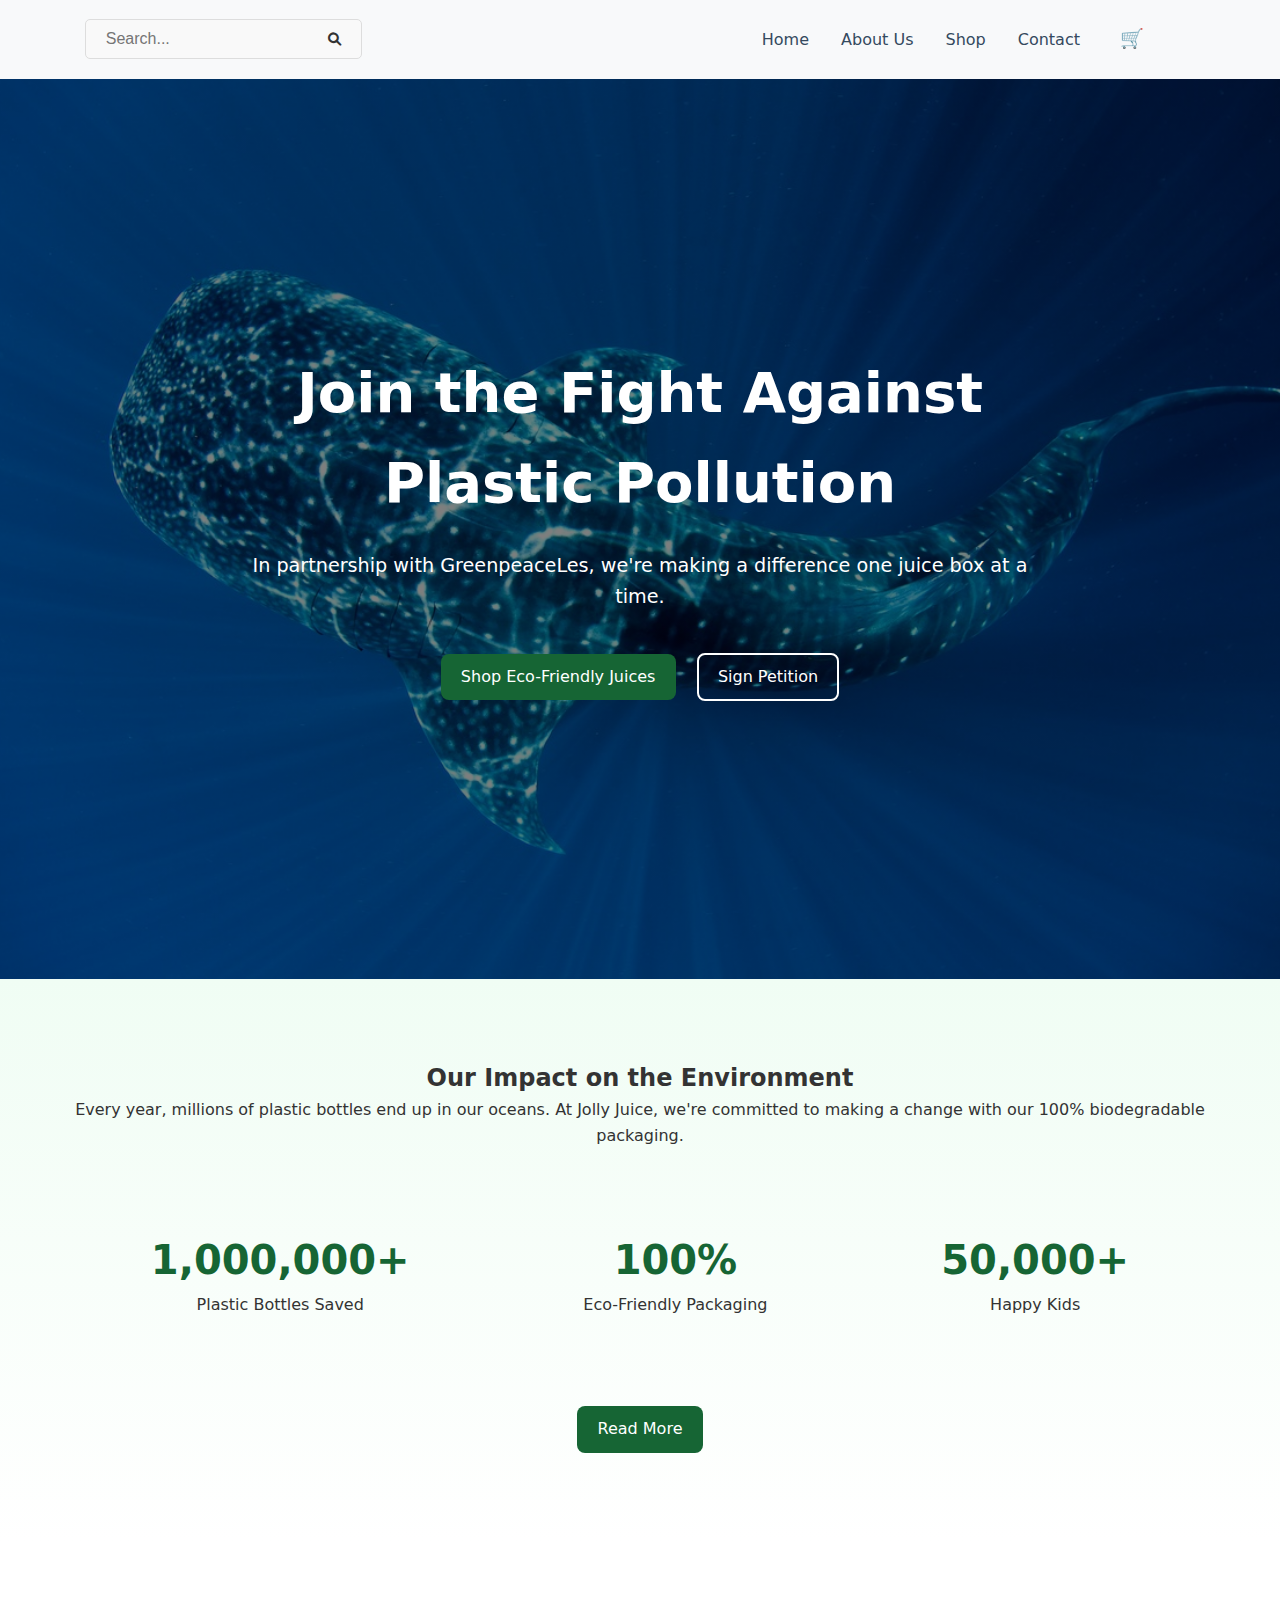
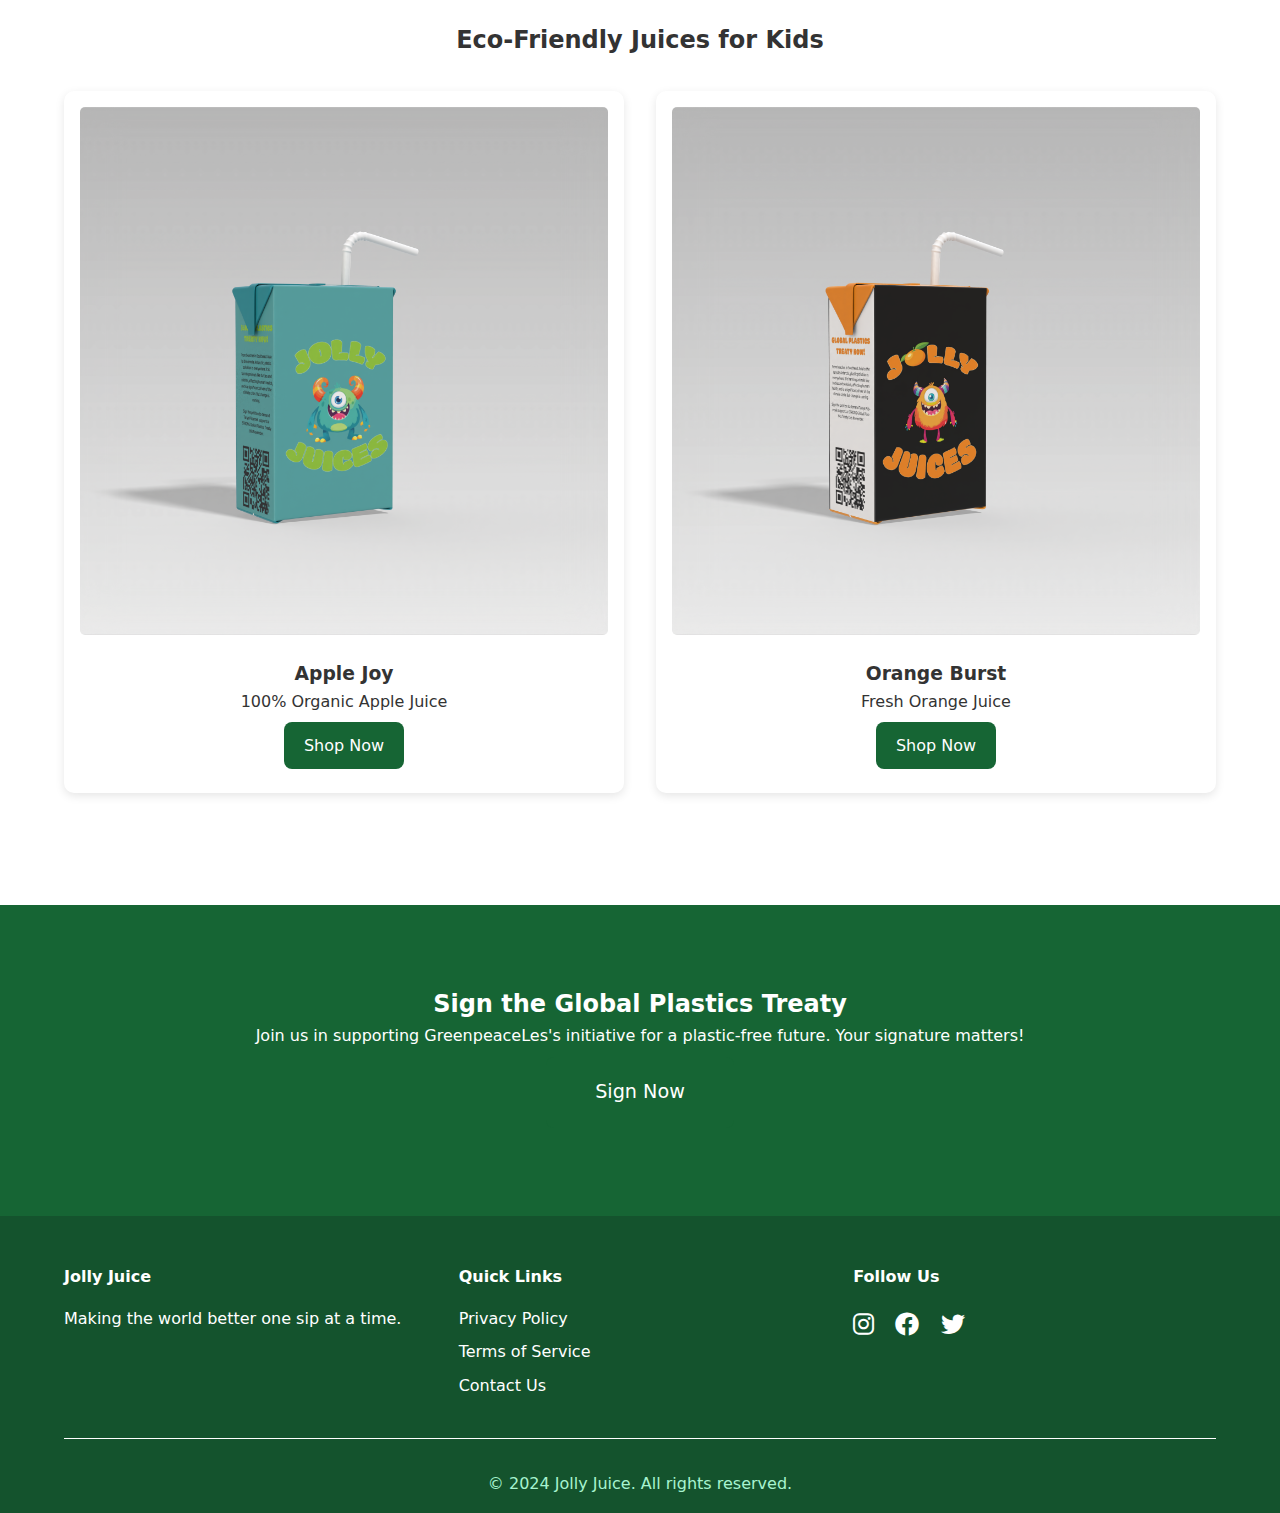
<file: index.html>
<!DOCTYPE html>
<html lang="en">
<head>
    <meta charset="UTF-8" />
    <meta name="viewport" content="width=device-width, initial-scale=1.0" />
    <title>Jolly Juice - Fight Plastic Pollution</title>
    <link rel="stylesheet" href="style.css">
    <link rel="stylesheet" href="https://cdnjs.cloudflare.com/ajax/libs/font-awesome/6.0.0/css/all.min.css">
</head>
<body>
    
    
    
    <nav class="navbar">
        <a href="/" class="brand">Jolly Juice</a>
        <div class="search-bar">
            <input type="text" placeholder="Search..." />
            <button type="submit"><i class="fas fa-search"></i></button>
        </div>
        <div class="nav-links">
          <a href="index.html" class="nav-link">Home</a>
          <a href="about-us.html" class="nav-link">About Us</a>
          <a href="shop.html" class="nav-link">Shop</a>
          <a href="contact.html" class="nav-link">Contact</a>
          <a href="shopping-cart.html" class="nav-link cart-icon"></a>
        </div>
      </nav>

    <header class="hero">
        <div class="hero-content">
            <h1>Join the Fight Against Plastic Pollution</h1>
            <p>In partnership with GreenpeaceLes, we're making a difference one juice box at a time.</p>
            <div class="cta-buttons">
                <a href="shop.html" class="btn btn-primary">Shop Eco-Friendly Juices</a>
                <a href="https://www.greenpeace.org.au/act/global-plastics-treaty" class="btn btn-secondary">Sign Petition</a>
            </div>
        </div>
    </header>

    <main>
        <section class="impact-section">
            <div class="impact-content">
                <h2>Our Impact on the Environment</h2>
                <p>Every year, millions of plastic bottles end up in our oceans. At Jolly Juice, we're committed to making a change with our 100% biodegradable packaging.</p>
                <div class="stats">
                    <div class="stat-item">
                        <h3>1,000,000+</h3>
                        <p>Plastic Bottles Saved</p>
                    </div>
                    <div class="stat-item">
                        <h3>100%</h3>
                        <p>Eco-Friendly Packaging</p>
                    </div>
                    <div class="stat-item">
                        <h3>50,000+</h3>
                        <p>Happy Kids</p>
                    </div>
                </div>
                <a href="about-us.html" class="btn btn-primary">Read More</a>
            </div>
        </section>

        <section class="products-preview">
            <h2>Eco-Friendly Juices for Kids</h2>
            <div class="product-grid">
                <div class="product-card">
                    <img src="IMG/apple.jpg" alt="Apple Juice">
                    <h3>Apple Joy</h3>
                    <p>100% Organic Apple Juice</p>
                    <a href="shop.html" class="btn btn-shop">Shop Now</a>
                </div>
                <div class="product-card">
                    <img src="IMG/orange.jpg" alt="Orange Juice">
                    <h3>Orange Burst</h3>
                    <p>Fresh Orange Juice</p>
                    <a href="shop.html" class="btn btn-shop">Shop Now</a>
                </div>
            </div>
        </section>

        <section class="petition-section">
            <div class="petition-content">
                <h2>Sign the Global Plastics Treaty</h2>
                <p>Join us in supporting GreenpeaceLes's initiative for a plastic-free future. Your signature matters!</p>
                <a href="https://www.greenpeace.org.au/act/global-plastics-treaty" class="btn btn-large">Sign Now</a>
            </div>
        </section>
    </main>

    <footer>
        <div class="footer-content">
            <div class="footer-section">
                <h4>Jolly Juice</h4>
                <p>Making the world better one sip at a time.</p>
            </div>
            <div class="footer-section">
                <h4>Quick Links</h4>
                <a href="policy.html">Privacy Policy</a>
                <a href="terms-of-service.html">Terms of Service</a>
                <a href="contact.html">Contact Us</a>
            </div>
            <div class="footer-section">
                <h4>Follow Us</h4>
                <div class="social-links">
                    <a href="#"><i class="fab fa-instagram"></i></a>
                    <a href="#"><i class="fab fa-facebook"></i></a>
                    <a href="#"><i class="fab fa-twitter"></i></a>
                    
                </div>
            </div>
        </div>
        <div class="footer-bottom">
            <p>&copy; 2024 Jolly Juice. All rights reserved.</p>
        </div>
    </footer>
</body>
</html>
</file>
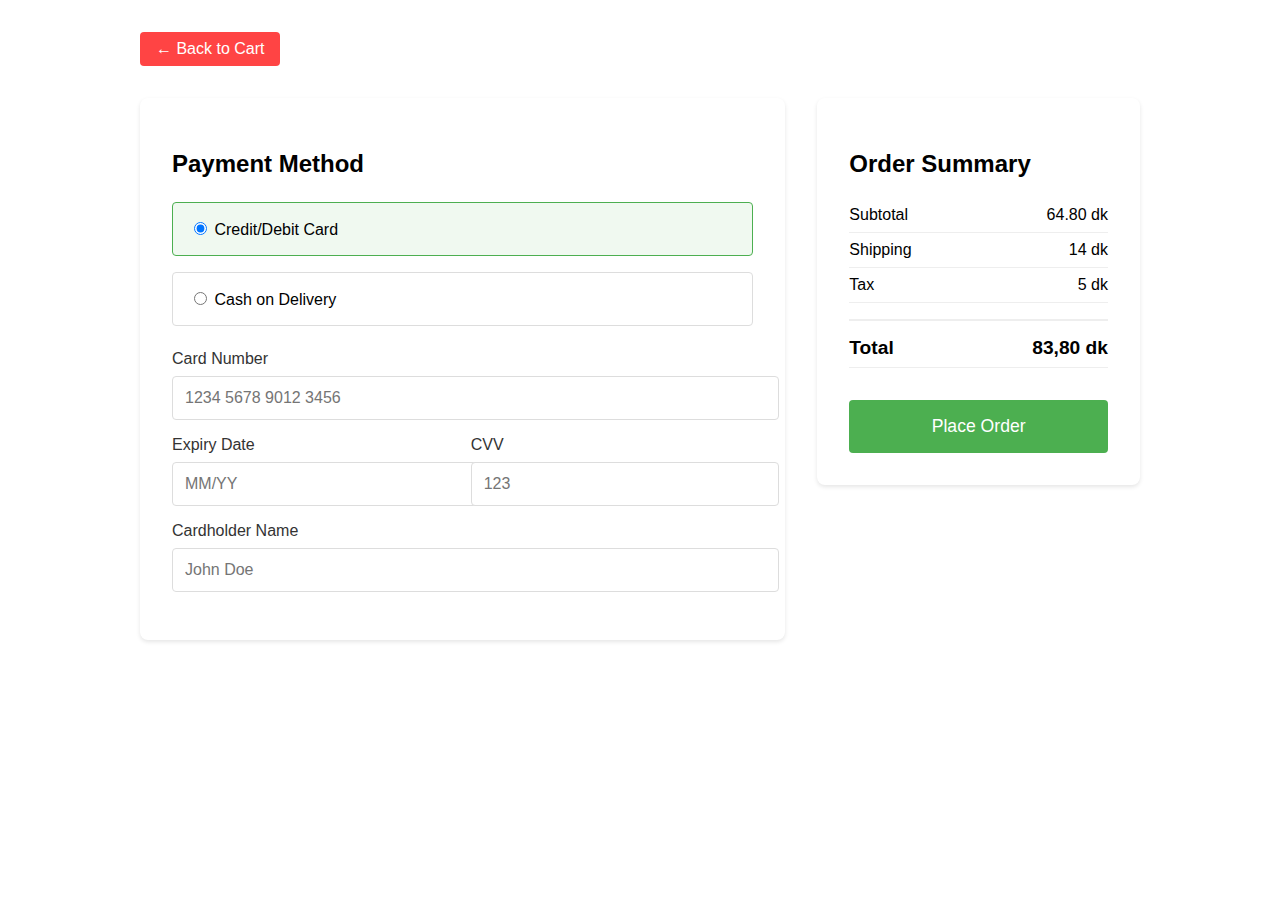
<file: checkout.html>
<!DOCTYPE html>
<html lang="en">
<head>
    <meta charset="UTF-8">
    <meta name="viewport" content="width=device-width, initial-scale=1.0">
    <title>Checkout Page</title>
    <link rel="stylesheet" href="checkout.css">
</head>
<body>
    <div class="checkout-container">
        <a href="shopping-cart.html" class="back-to-cart">← Back to Cart</a>
        
        <div class="checkout-grid">
            <div class="payment-section">
                <h2>Payment Method</h2>
                <div class="payment-options">
                    <div class="payment-option selected">
                        <input type="radio" name="payment" id="credit-card" checked>
                        <label for="credit-card">Credit/Debit Card</label>
                    </div>
                    
                    <div class="payment-option">
                        <input type="radio" name="payment" id="cash">
                        <label for="cash">Cash on Delivery</label>
                    </div>
                </div>

                <div id="card-form">
                    <div class="form-group">
                        <label for="card-number">Card Number</label>
                        <input type="text" id="card-number" placeholder="1234 5678 9012 3456">
                    </div>

                    <div class="card-details">
                        <div class="form-group">
                            <label for="expiry">Expiry Date</label>
                            <input type="text" id="expiry" placeholder="MM/YY">
                        </div>
                        <div class="form-group">
                            <label for="cvv">CVV</label>
                            <input type="text" id="cvv" placeholder="123">
                        </div>
                    </div>

                    <div class="form-group">
                        <label for="name">Cardholder Name</label>
                        <input type="text" id="name" placeholder="John Doe">
                    </div>
                </div>
            </div>

            <div class="order-summary">
                <h2>Order Summary</h2>
                <ul class="order-summary-list">
                    <li class="order-summary-item">
                        <span>Subtotal</span>
                        <span>64.80 dk</span>
                    </li>
                    <li class="order-summary-item">
                        <span>Shipping</span>
                        <span>14 dk</span>
                    </li>
                    <li class="order-summary-item">
                        <span>Tax</span>
                        <span>5 dk</span>
                    </li>
                    <li class="order-summary-item total">
                        <span>Total</span>
                        <span>83,80 dk</span>
                    </li>
                </ul>
                <button class="place-order-btn">Place Order</button>
            </div>
        </div>
    </div>
</body>
</html>
</file>
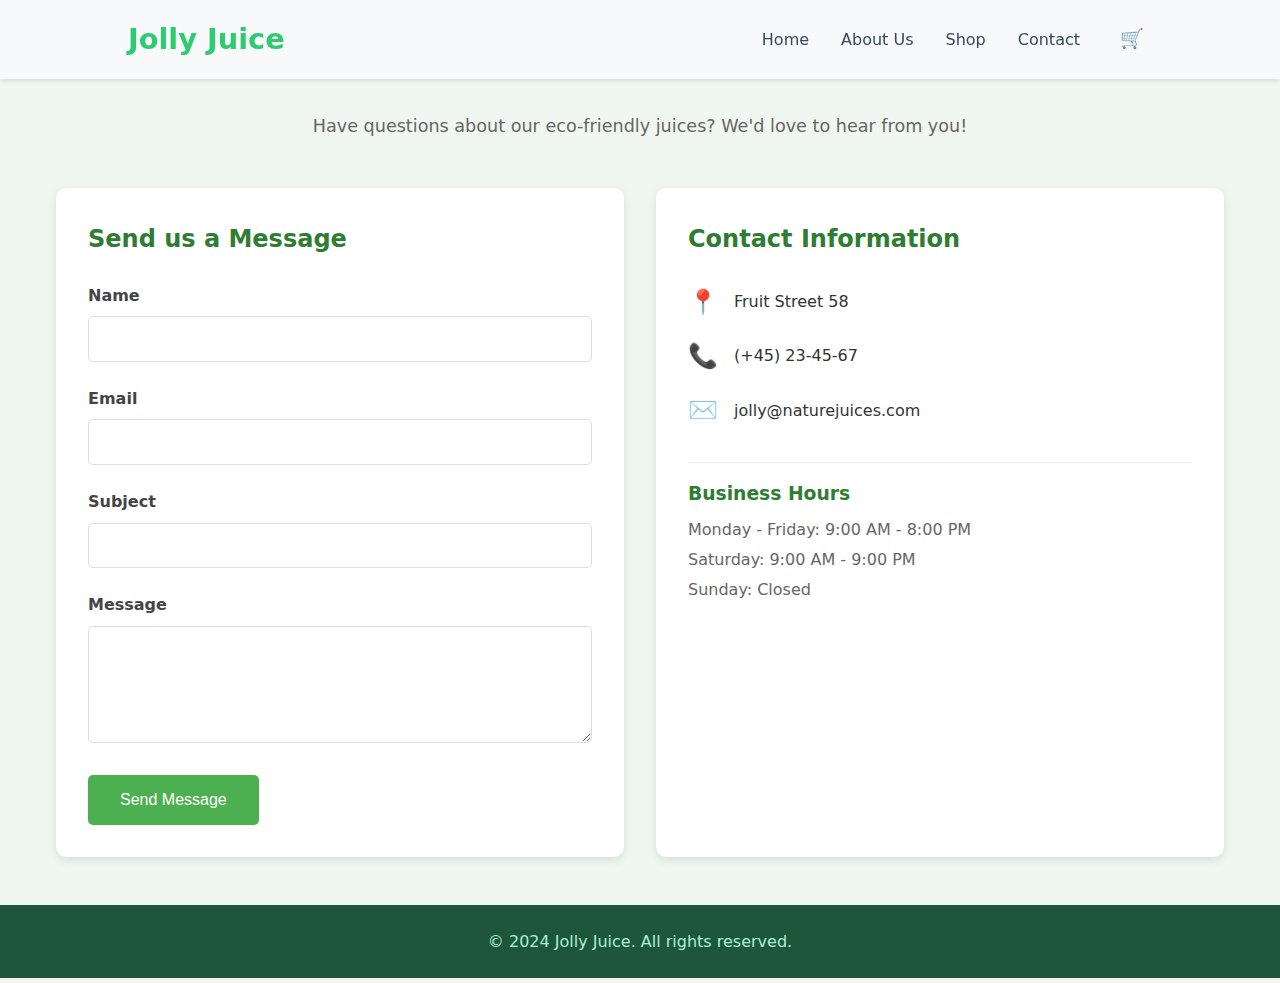
<file: contact.html>
<!DOCTYPE html>
<html lang="en">
<head>
    <meta charset="UTF-8">
    <meta name="viewport" content="width=device-width, initial-scale=1.0">
    <title>Contact Us - Jolly Juice </title>
    <link rel="stylesheet" href="contact.css">
</head>
<body>
    
    <nav class="navbar">
        <a href="/" class="brand">Jolly Juice</a>
        <div class="nav-links">
          <a href="index.html" class="nav-link">Home</a>
          <a href="about-us.html" class="nav-link">About Us</a>
          <a href="shop.html" class="nav-link">Shop</a>
          <a href="contact.html" class="nav-link">Contact</a>
          <a href="shopping-cart.html" class="nav-link cart-icon"></a>
        </div>
      </nav>
    
        
    </header>

    <main class="contact-container">
        <section class="contact-header">
            <h1>Get in Touch</h1>
            <p>Have questions about our eco-friendly juices? We'd love to hear from you!</p>
        </section>

        <section class="contact-content">
            <div class="contact-form">
                <h2>Send us a Message</h2>
                <form>
                    <div class="form-group">
                        <label for="name">Name</label>
                        <input type="text" id="name" name="name" required>
                    </div>
                    <div class="form-group">
                        <label for="email">Email</label>
                        <input type="email" id="email" name="email" required>
                    </div>
                    <div class="form-group">
                        <label for="subject">Subject</label>
                        <input type="text" id="subject" name="subject" required>
                    </div>
                    <div class="form-group">
                        <label for="message">Message</label>
                        <textarea id="message" name="message" rows="5" required></textarea>
                    </div>
                    <button type="submit" class="submit-btn">Send Message</button>
                </form>
            </div>

            <div class="contact-info">
                <h2>Contact Information</h2>
                <div class="info-item">
                    <span class="icon">📍</span>
                    <p>Fruit Street 58</p>
                </div>
                <div class="info-item">
                    <span class="icon">📞</span>
                    <p>(+45) 23-45-67</p>
                </div>
                <div class="info-item">
                    <span class="icon">✉️</span>
                    <p>jolly@naturejuices.com</p>
                </div>
                <div class="business-hours">
                    <h3>Business Hours</h3>
                    <p>Monday - Friday: 9:00 AM - 8:00 PM</p>
                    <p>Saturday: 9:00 AM - 9:00 PM</p>
                    <p>Sunday: Closed</p>
                </div>
            </div>
        </section>
    </main>

    <footer>
        <p>&copy; 2024 Jolly Juice. All rights reserved.</p>
    </footer>
</body>
</html>
</file>
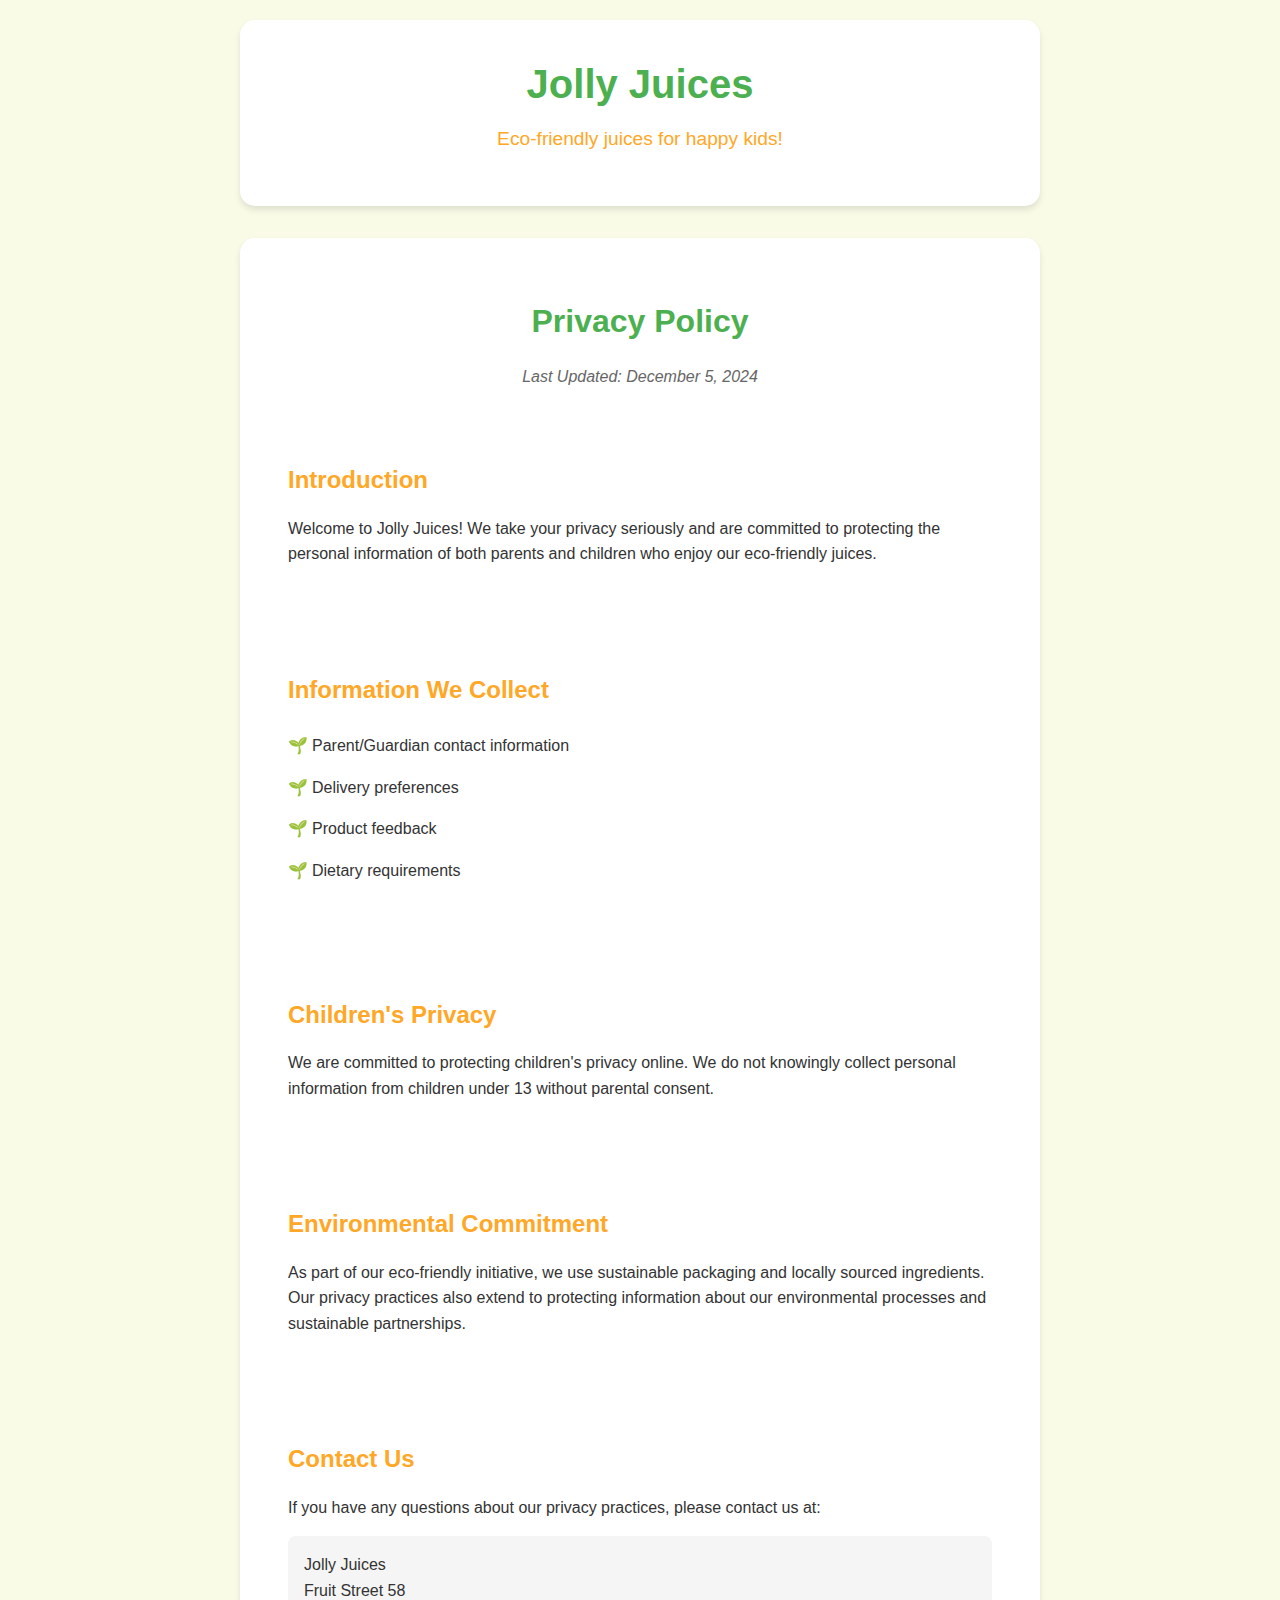
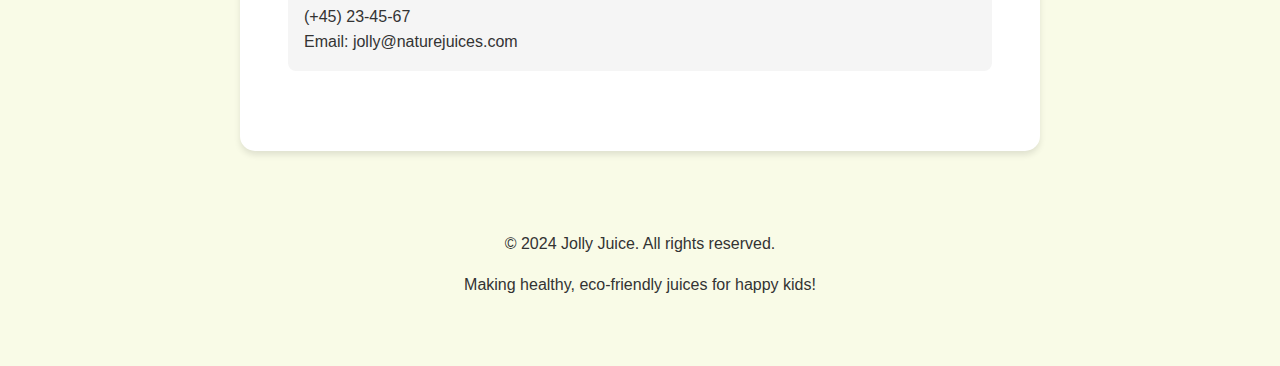
<file: policy.html>
<!DOCTYPE html>
<html lang="en">
<head>
    <meta charset="UTF-8">
    <meta name="viewport" content="width=device-width, initial-scale=1.0">
    <title>Privacy Policy - Jolly Juices</title>
    <link rel="stylesheet" href="policy.css">
</head>
<body>
    <div class="container">
        <header>
            <div class="logo">
                <h1>Jolly Juices</h1>
                <p class="tagline">Eco-friendly juices for happy kids!</p>
            </div>
        </header>

        <main class="privacy-content">
            <h2>Privacy Policy</h2>
            <div class="last-updated">Last Updated: December 5, 2024</div>

            <section>
                <h3>Introduction</h3>
                <p>Welcome to Jolly Juices! We take your privacy seriously and are committed to protecting the personal information of both parents and children who enjoy our eco-friendly juices.</p>
            </section>

            <section>
                <h3>Information We Collect</h3>
                <ul>
                    <li>Parent/Guardian contact information</li>
                    <li>Delivery preferences</li>
                    <li>Product feedback</li>
                    <li>Dietary requirements</li>
                </ul>
            </section>

            <section>
                <h3>Children's Privacy</h3>
                <p>We are committed to protecting children's privacy online. We do not knowingly collect personal information from children under 13 without parental consent.</p>
            </section>

            <section>
                <h3>Environmental Commitment</h3>
                <p>As part of our eco-friendly initiative, we use sustainable packaging and locally sourced ingredients. Our privacy practices also extend to protecting information about our environmental processes and sustainable partnerships.</p>
            </section>

            <section>
                <h3>Contact Us</h3>
                <p>If you have any questions about our privacy practices, please contact us at:</p>
                <div class="contact-info">
                    Jolly Juices<br>
                    Fruit Street 58<br>
                    (+45) 23-45-67<br>
                    Email: jolly@naturejuices.com
                </div>
            </section>
        </main>

        <footer>
            <p>&copy; 2024 Jolly Juice. All rights reserved.</p>
            <p>Making healthy, eco-friendly juices for happy kids!</p>
        </footer>
    </div>
</body>
</html>
</file>
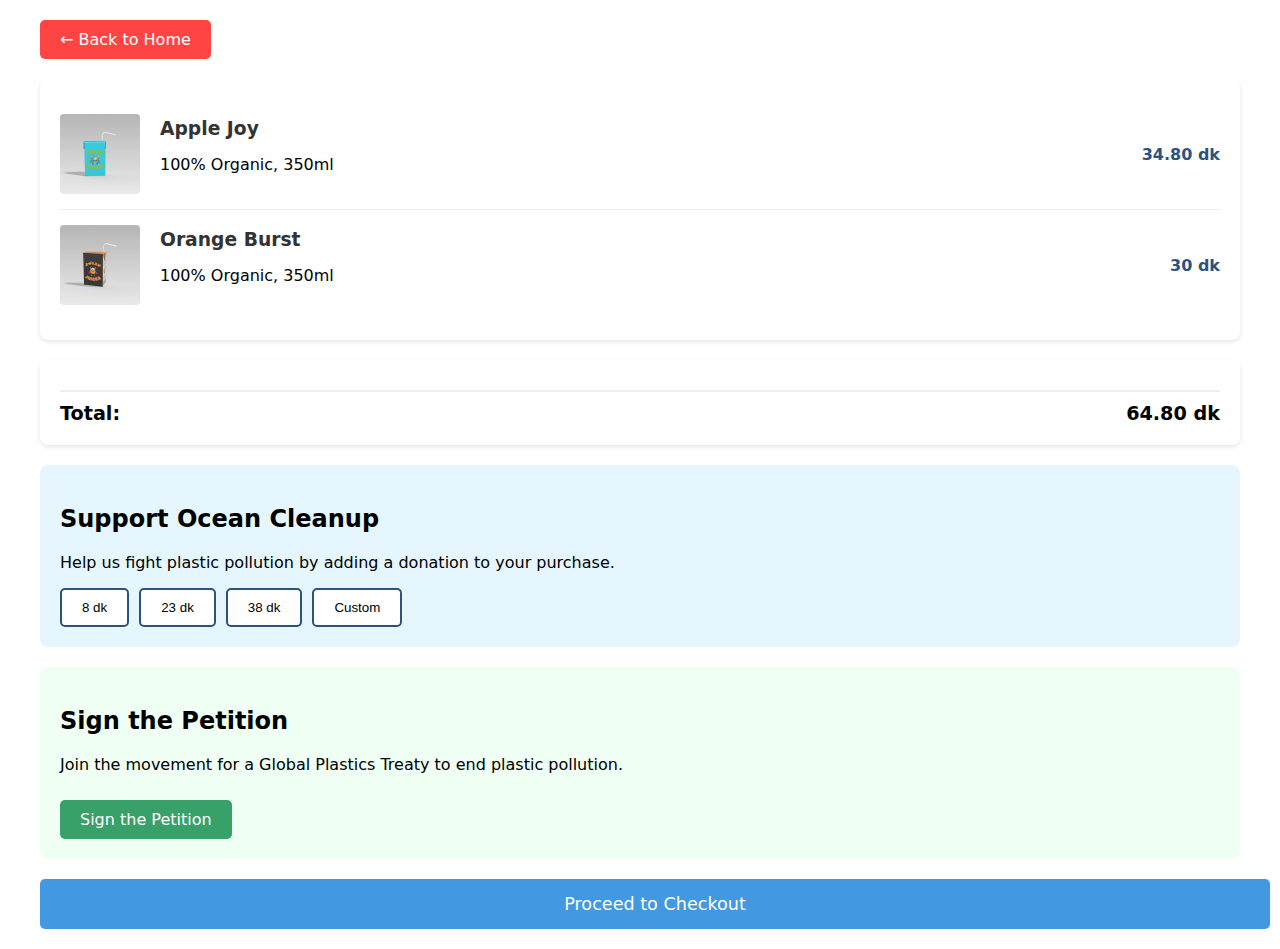
<file: shopping-cart.html>
<!DOCTYPE html>
<html lang="en">
<head>
    <meta charset="UTF-8">
    <meta name="viewport" content="width=device-width, initial-scale=1.0">
    <title>Shopping Cart</title>
    <link rel="stylesheet" href="shopping-cart.css">
</head>
<body>
    <div class="cart-container">
        <a href="index.html" class="back-button">← Back to Home</a>
        
        <div class="cart-items">
            <div class="cart-item">
                <div class="item-details">
                    <img src="IMG/applej.jpg" alt="Product 1" class="item-image">
                    <div class="item-info">
                        <h3>Apple Joy</h3>
                        <p>100% Organic, 350ml</p>
                    </div>
                </div>
                <span class="item-price">34.80 dk</span>
            </div>
            
            <div class="cart-item">
                <div class="item-details">
                    <img src="IMG/orangej.jpg" alt="Product 2" class="item-image">
                    <div class="item-info">
                        <h3>Orange Burst</h3>
                        <p>100% Organic, 350ml </p>
                    </div>
                </div>
                <span class="item-price">30 dk</span>
            </div>
        </div>

        <div class="cart-summary">
            <div class="cart-total">
                <span>Total:</span>
                <span>64.80 dk</span>
            </div>
        </div>

        <div class="donation-section">
            <h2>Support Ocean Cleanup</h2>
            <p>Help us fight plastic pollution by adding a donation to your purchase.</p>
            <div class="donation-options">
                <button class="donation-amount">8 dk</button>
                <button class="donation-amount">23 dk</button>
                <button class="donation-amount">38 dk</button>
                <button class="donation-amount">Custom</button>
            </div>
        </div>

        <div class="petition-section">
            <h2>Sign the Petition</h2>
            <p>Join the movement for a Global Plastics Treaty to end plastic pollution.</p>
            <a href="https://www.greenpeace.org.au/act/global-plastics-treaty" 
               target="_blank" 
               class="petition-button">
                Sign the Petition
            </a>
        </div>

        <a href="checkout.html" class="checkout-button">Proceed to Checkout</a>
    
    </div>
</body>
</html>
</file>
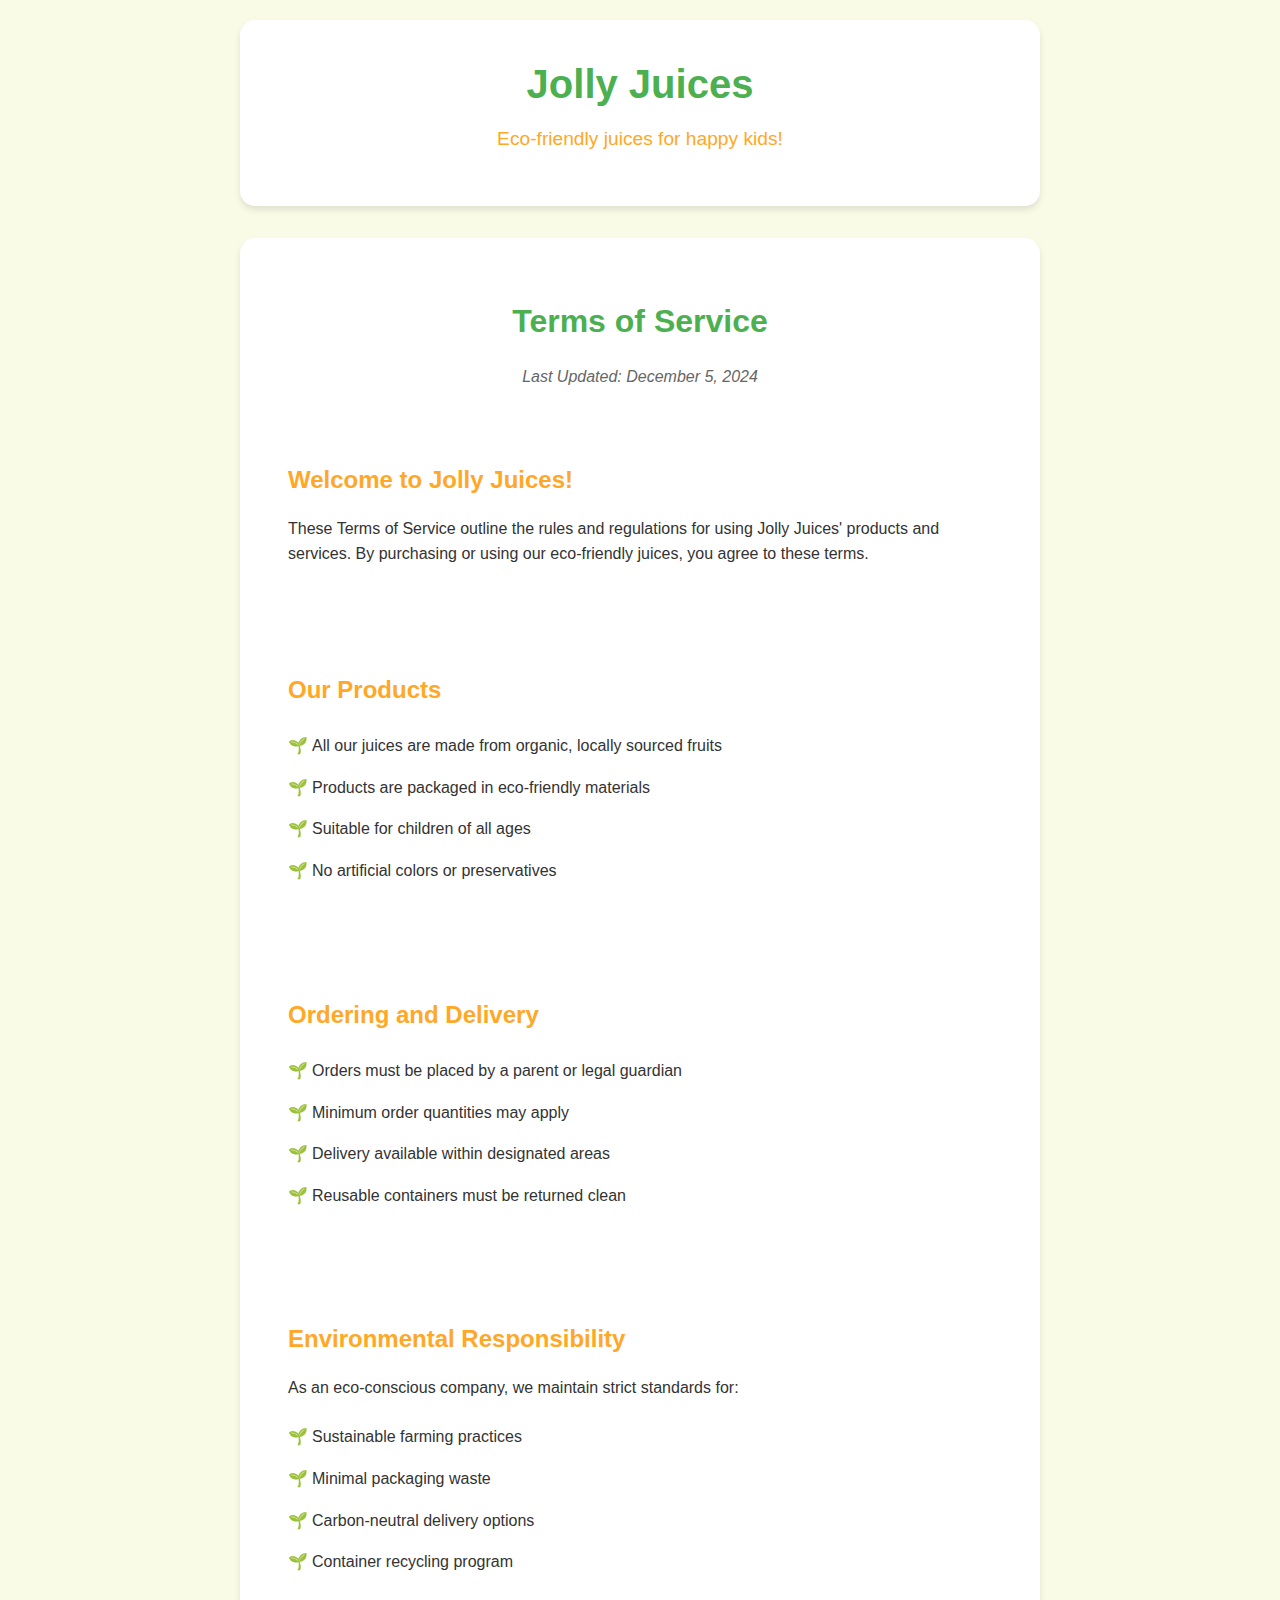
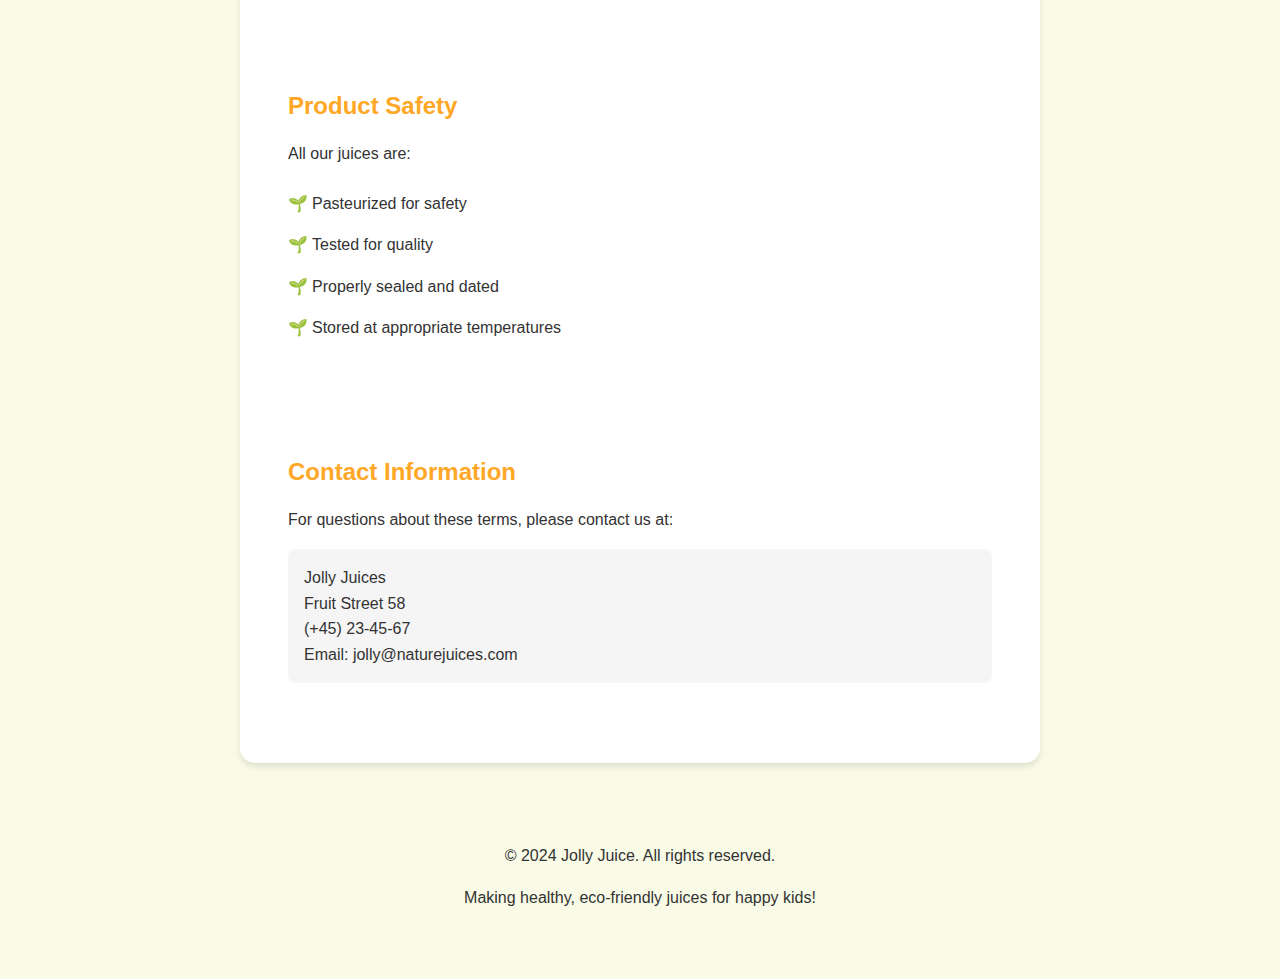
<file: terms-of-service.html>
<!DOCTYPE html>
<html lang="en">
<head>
    <meta charset="UTF-8">
    <meta name="viewport" content="width=device-width, initial-scale=1.0">
    <title>Terms of Service - Jolly Juices</title>
    <link rel="stylesheet" href="terms-of-service.css">
</head>
<body>
    <div class="container">
        <header>
            <div class="logo">
                <h1>Jolly Juices</h1>
                <p class="tagline">Eco-friendly juices for happy kids!</p>
            </div>
        </header>

        <main class="terms-content">
            <h2>Terms of Service</h2>
            <div class="last-updated">Last Updated: December 5, 2024</div>

            <section>
                <h3>Welcome to Jolly Juices!</h3>
                <p>These Terms of Service outline the rules and regulations for using Jolly Juices' products and services. By purchasing or using our eco-friendly juices, you agree to these terms.</p>
            </section>

            <section>
                <h3>Our Products</h3>
                <ul>
                    <li>All our juices are made from organic, locally sourced fruits</li>
                    <li>Products are packaged in eco-friendly materials</li>
                    <li>Suitable for children of all ages</li>
                    <li>No artificial colors or preservatives</li>
                </ul>
            </section>

            <section>
                <h3>Ordering and Delivery</h3>
                <ul>
                    <li>Orders must be placed by a parent or legal guardian</li>
                    <li>Minimum order quantities may apply</li>
                    <li>Delivery available within designated areas</li>
                    <li>Reusable containers must be returned clean</li>
                </ul>
            </section>

            <section>
                <h3>Environmental Responsibility</h3>
                <p>As an eco-conscious company, we maintain strict standards for:</p>
                <ul>
                    <li>Sustainable farming practices</li>
                    <li>Minimal packaging waste</li>
                    <li>Carbon-neutral delivery options</li>
                    <li>Container recycling program</li>
                </ul>
            </section>

            <section>
                <h3>Product Safety</h3>
                <p>All our juices are:</p>
                <ul>
                    <li>Pasteurized for safety</li>
                    <li>Tested for quality</li>
                    <li>Properly sealed and dated</li>
                    <li>Stored at appropriate temperatures</li>
                </ul>
            </section>

            <section>
                <h3>Contact Information</h3>
                <p>For questions about these terms, please contact us at:</p>
                <div class="contact-info">
                    Jolly Juices<br>
                    Fruit Street 58<br>
                    (+45) 23-45-67<br>
                    Email: jolly@naturejuices.com
                </div>
            </section>
        </main>

        <footer>
            <p>&copy; 2024 Jolly Juice. All rights reserved.</p>
            <p>Making healthy, eco-friendly juices for happy kids!</p>
        </footer>
    </div>
</body>
</html>
</file>
<file: style.css>
:root {
  --primary-color: #166534;
  --secondary-color: #27ae60;
  --text-color: #333;
  --light-bg: linear-gradient(to bottom, #f0fdf4, white);
  --white: #ffffff;
}

.logo i {
  color: #16a34a;
  font-size: 2rem;
}

* {
  margin: 0;
  padding: 0;
  box-sizing: border-box;
}

body {
  font-family: 'Inter', system-ui, -apple-system, sans-serif;
  line-height: 1.6;
  color: var(--text-color);
}



.navbar {
  display: flex;
  justify-content: space-between;
  align-items: center;
  padding: 1rem 10%;
  background-color: #f8f9fa;
  box-shadow: 0 2px 4px rgba(0, 0, 0, 0.1);
}

.search-bar {
  margin-left: -600px;
  display: flex;
  align-items: center;
  gap: 5px;
  border: 1px solid #ddd;
  border-radius: 5px;
  padding: 5px 15px;
  background-color: #f9f9f9;
  max-width: 3000px; /* Adjust as needed */
}

.search-bar input {
  border: none;
  outline: none;
  width: 100%;
  padding: 5px;
  font-size: 1rem;
  color: #333;
  background: none;
}

.search-bar button {
  background: none;
  border: none;
  cursor: pointer;
  font-size: 1.rem;
  color: #333;
  display: flex;
  align-items: center;
  justify-content: center;
  padding: 5px;
}

.search-bar button:hover {
  color: #ff6347; /* Highlight color */
}


.logo {
  font-size: 1.5rem;
  font-weight: bold;
  color: var(--primary-color);
}

.brand {
  font-size: 1.8rem;
  font-weight: 700;
  color: #2ecc71;
  text-decoration: none;
  transition: color 0.3s ease;
}

.brand:hover {
  color: #27ae60;
}

.nav-links {
  display: flex;
  gap: 2rem;
  align-items: center;
}

.nav-link {
  color: #34495e;
  text-decoration: none;
  font-weight: 500;
  transition: color 0.3s ease;
  position: relative;
}

.nav-link:hover {
  color: #2ecc71;
}

.nav-link::after {
  content: '';
  position: absolute;
  width: 0;
  height: 2px;
  bottom: -4px;
  left: 0;
  background-color: #2ecc71;
  transition: width 0.3s ease;
}

.nav-link:hover::after {
  width: 100%;
}

.cart-icon {
  position: relative;
  padding: 0.5rem;
}

.cart-icon::before {
  content: '🛒';
  font-size: 1.2rem;
}

/* Hero Section */
.hero {
  height: 100vh;
  background-image: linear-gradient(rgba(0,0,0,0.5), rgba(0,0,0,0.5)), url(IMG/shark.jpg);
  background-size: cover;
  background-position: center;
  display: flex;
  align-items: center;
  text-align: center;
  color: var(--white);
  padding: 0 5%;
}

.hero-content {
  max-width: 800px;
  margin: 0 auto;
}

.hero h1 {
  font-size: 3.5rem;
  margin-bottom: 1.5rem;
}

.hero p {
  font-size: 1.2rem;
  margin-bottom: 2rem;
}

/* Buttons */
.btn {
  display: inline-block;
  padding: 1rem 2rem;
  border-radius: 30px;
  text-decoration: none;
  font-weight: bold;
  transition: all 0.3s ease;
  margin: 0.5rem;
  color: white;
}

.btn {
  border-radius: 8px;
  border: 1px solid transparent;
  padding: 0.6em 1.2em;
  font-size: 1em;
  font-weight: 500;
  font-family: inherit;
  background-color: #166534;
  cursor: pointer;
  transition: border-color 0.25s;
}
.btn-hover {
  border-color: #646cff;
}
.btn-focus,
.btn-focus-visible {
  outline: 4px auto -webkit-focus-ring-color;
}

.btn-primary {
  background-color: var(--primary-color);
  color: var(--white);
}

.btn-secondary {
  background-color: transparent;
  border: 2px solid var(--white);
  color: var(--white);
}



/* Impact Section */
.impact-section {
  padding: 5rem 5%;
  background: linear-gradient(to bottom, #f0fdf4, white);
}

.impact-content {
  max-width: 1200px;
  margin: 0 auto;
  text-align: center;
}

.stats {
  display: flex;
  justify-content: space-around;
  margin: 3rem 0;
  flex-wrap: wrap;
}

.stat-item {
  padding: 2rem;
}

.stat-item h3 {
  font-size: 2.5rem;
  color: var(--primary-color);
}

/* Products Preview */
.products-preview {
  padding: 5rem 5%;
  text-align: center;
}

.product-grid {
  display: grid;
  grid-template-columns: repeat(auto-fit, minmax(250px, 1fr));
  gap: 2rem;
  margin-top: 2rem;
  max-width: 1200px;
  margin: 2rem auto;
}

.product-card {
  background: var(--white);
  padding: 1rem;
  border-radius: 10px;
  box-shadow: 0 3px 10px rgba(0,0,0,0.1);
  transition: transform 0.3s ease;
}

.product-card:hover {
  transform: translateY(-5px);
}

.product-card img {
  width: 100%;
  border-radius: 5px;
  margin-bottom: 1rem;
}

/* Petition Section */
.petition-section {
  background-color: var(--primary-color);
  color: var(--white);
  padding: 5rem 5%;
  text-align: center;
}

.petition-content {
  max-width: 800px;
  margin: 0 auto;
}

.btn-large {
  font-size: 1.2rem;
  padding: 1.2rem 3rem;
}

/* Footer */
footer {
  background-color: #14532d;
  color: var(--white);
  padding: 3rem 5% 1rem;
}

.footer-content {
  display: grid;
  grid-template-columns: repeat(auto-fit, minmax(250px, 1fr));
  gap: 2rem;
  max-width: 1200px;
  margin: 0 auto;
}

.footer-section h4 {
  margin-bottom: 1rem;
}

.footer-section a {
  color: var(--white);
  text-decoration: none;
  display: block;
  margin-bottom: 0.5rem;
}

.social-links a {
  display: inline-block;
  margin-right: 1rem;
  font-size: 1.5rem;
}



.footer-bottom {
  
  max-width: 1200px;
    margin: 2rem auto 0;
    padding-top: 2rem;
    border-top: 1px solid white;
    text-align: center;
    color: #a7f3d0;
}

/* Responsive Design */
@media (max-width: 768px) {
  .hero h1 {
      font-size: 2.5rem;
  }
  
  .nav-links a {
      margin-left: 1rem;
  }
  
  .stats {
      flex-direction: column;
  }
  
  .stat-item {
      margin-bottom: 2rem;
  }
}
</file>
<file: checkout.css>
/* Checkout Page Styles */
.checkout-container {
    max-width: 1000px;
    margin: 2rem auto;
    padding: 0 20px;
    font-family: 'Inter', sans-serif;
  }
  
  .back-to-cart {
    background-color: #ff4444;
    color: white;
    padding: 0.5rem 1rem;
    border: none;
    border-radius: 4px;
    text-decoration: none;
    display: inline-block;
    margin-bottom: 2rem;
    transition: background-color 0.3s;
  }
  
  .back-to-cart:hover {
    background-color: #ff0000;
  }
  
  .checkout-grid {
    display: grid;
    grid-template-columns: 2fr 1fr;
    gap: 2rem;
  }
  
  .payment-section {
    background: white;
    padding: 2rem;
    border-radius: 8px;
    box-shadow: 0 2px 4px rgba(0, 0, 0, 0.1);
  }
  
  .order-summary {
    background: white;
    padding: 2rem;
    border-radius: 8px;
    box-shadow: 0 2px 4px rgba(0, 0, 0, 0.1);
    height: fit-content;
  }
  
  .payment-options {
    display: flex;
    flex-direction: column;
    gap: 1rem;
    margin: 1.5rem 0;
  }
  
  .payment-option {
    border: 1px solid #ddd;
    border-radius: 4px;
    padding: 1rem;
    cursor: pointer;
    transition: border-color 0.3s;
  }
  
  .payment-option:hover {
    border-color: #4CAF50;
  }
  
  .payment-option.selected {
    border-color: #4CAF50;
    background-color: #f0f9f0;
  }
  
  .card-details {
    display: grid;
    grid-template-columns: 1fr 1fr;
    gap: 1rem;
    margin-top: 1rem;
  }
  
  .form-group {
    margin-bottom: 1rem;
  }
  
  .form-group label {
    display: block;
    margin-bottom: 0.5rem;
    color: #333;
    font-weight: 500;
  }
  
  .form-group input {
    width: 100%;
    padding: 0.75rem;
    border: 1px solid #ddd;
    border-radius: 4px;
    font-size: 1rem;
  }
  
  .order-summary-list {
    margin: 1rem 0;
    padding: 0;
    list-style: none;
  }
  
  .order-summary-item {
    display: flex;
    justify-content: space-between;
    padding: 0.5rem 0;
    border-bottom: 1px solid #eee;
  }
  
  .total {
    font-weight: bold;
    font-size: 1.2rem;
    margin-top: 1rem;
    padding-top: 1rem;
    border-top: 2px solid #eee;
  }
  
  .place-order-btn {
    background-color: #4CAF50;
    color: white;
    padding: 1rem;
    border: none;
    border-radius: 4px;
    width: 100%;
    font-size: 1.1rem;
    cursor: pointer;
    transition: background-color 0.3s;
    margin-top: 1rem;
  }
  
  .place-order-btn:hover {
    background-color: #45a049;
  }
  
  @media (max-width: 768px) {
    .checkout-grid {
      grid-template-columns: 1fr;
    }
    
    .card-details {
      grid-template-columns: 1fr;
    }
  }
</file>
<file: policy.css>
:root {
    --primary-color: #4CAF50;
    --secondary-color: #FFA726;
    --text-color: #333;
    --background-color: #F9FBE7;
    --accent-color: #8BC34A;
}

body {
    margin: 0;
    padding: 0;
    font-family: 'Comic Sans MS', 'Chalkboard SE', sans-serif;
    background-color: var(--background-color);
    color: var(--text-color);
    line-height: 1.6;
}

.container {
    max-width: 800px;
    margin: 0 auto;
    padding: 20px;
}

header {
    text-align: center;
    padding: 2rem 0;
    background-color: white;
    border-radius: 15px;
    margin-bottom: 2rem;
    box-shadow: 0 4px 6px rgba(0, 0, 0, 0.1);
}

.logo h1 {
    color: var(--primary-color);
    font-size: 2.5rem;
    margin: 0;
    transition: transform 0.3s ease;
}

.logo h1:hover {
    transform: scale(1.05);
}

.tagline {
    color: var(--secondary-color);
    font-size: 1.2rem;
    margin-top: 0.5rem;
}

.privacy-content {
    background-color: white;
    padding: 2rem;
    border-radius: 15px;
    box-shadow: 0 4px 6px rgba(0, 0, 0, 0.1);
}

h2 {
    color: var(--primary-color);
    text-align: center;
    font-size: 2rem;
    margin-bottom: 1rem;
}

.last-updated {
    text-align: center;
    color: #666;
    margin-bottom: 2rem;
    font-style: italic;
}

section {
    margin-bottom: 2rem;
    padding: 1rem;
    border-radius: 8px;
    transition: background-color 0.3s ease;
}

section:hover {
    background-color: rgba(139, 195, 74, 0.1);
}

h3 {
    color: var(--secondary-color);
    font-size: 1.5rem;
    margin-bottom: 1rem;
}

ul {
    list-style-type: none;
    padding-left: 0;
}

ul li {
    padding: 0.5rem 0;
    padding-left: 1.5rem;
    position: relative;
}

ul li:before {
    content: "🌱";
    position: absolute;
    left: 0;
}

.contact-info {
    background-color: #F5F5F5;
    padding: 1rem;
    border-radius: 8px;
    margin-top: 1rem;
}

footer {
    text-align: center;
    padding: 2rem 0;
    margin-top: 2rem;
    color: var(--text-color);
}

@media (max-width: 768px) {
    .container {
        padding: 10px;
    }

    .privacy-content {
        padding: 1rem;
    }

    h1 {
        font-size: 2rem;
    }

    h2 {
        font-size: 1.75rem;
    }

    h3 {
        font-size: 1.25rem;
    }
}

::selection {
    background-color: var(--accent-color);
    color: white;
}

:focus {
    outline: 3px solid var(--primary-color);
    outline-offset: 2px;
}
</file>
<file: shopping-cart.css>
.cart-container {
  max-width: 1200px;
  margin: 20px auto;
  padding: 0 20px;
  font-family: Inter, system-ui, Avenir, Helvetica, Arial, sans-serif;
}

.back-button {
  background-color: #ff4444;
  color: white;
  padding: 10px 20px;
  border: none;
  border-radius: 5px;
  text-decoration: none;
  display: inline-block;
  margin-bottom: 20px;
}

.cart-items {
  background: white;
  padding: 20px;
  border-radius: 8px;
  box-shadow: 0 2px 4px rgba(0, 0, 0, 0.1);
  margin-bottom: 20px;
}

.cart-item {
  display: flex;
  justify-content: space-between;
  align-items: center;
  padding: 15px 0;
  border-bottom: 1px solid #eee;
}

.cart-item:last-child {
  border-bottom: none;
}

.item-details {
  display: flex;
  align-items: center;
  gap: 20px;
}

.item-image {
  width: 80px;
  height: 80px;
  object-fit: cover;
  border-radius: 4px;
}

.item-info h3 {
  margin: 0;
  color: #333;
}

.item-price {
  color: #2c5282;
  font-weight: bold;
}

.cart-summary {
  background: white;
  padding: 20px;
  border-radius: 8px;
  box-shadow: 0 2px 4px rgba(0, 0, 0, 0.1);
  margin-bottom: 20px;
}

.cart-total {
  display: flex;
  justify-content: space-between;
  font-size: 1.2em;
  font-weight: bold;
  margin-top: 10px;
  padding-top: 10px;
  border-top: 2px solid #eee;
}

.donation-section {
  background: #e6f6ff;
  padding: 20px;
  border-radius: 8px;
  margin-bottom: 20px;
}

.donation-options {
  display: flex;
  gap: 10px;
  margin-top: 10px;
}

.donation-amount {
  padding: 10px 20px;
  border: 2px solid #2c5282;
  border-radius: 5px;
  background: white;
  cursor: pointer;
  transition: all 0.3s ease;
}

.donation-amount:hover {
  background: #2c5282;
  color: white;
}

.petition-section {
  background: #f0fff4;
  padding: 20px;
  border-radius: 8px;
  margin-bottom: 20px;
}

.petition-button {
  display: inline-block;
  background: #38a169;
  color: white;
  padding: 10px 20px;
  border-radius: 5px;
  text-decoration: none;
  margin-top: 10px;
  transition: background-color 0.3s ease;
}

.petition-button:hover {
  background: #2f855a;
}

.checkout-button {
  display: block; /* Ensures it behaves like a block-level button */
  width: 100%; /* Full width */
  padding: 15px; /* Padding for spacing */
  background: #4299e1; /* Button color */
  color: white; /* Text color */
  text-align: center; /* Center text */
  text-decoration: none; /* Remove underline */
  border-radius: 5px; /* Rounded corners */
  font-size: 1.1em; /* Font size */
  cursor: pointer; /* Pointer on hover */
  transition: background-color 0.3s ease; /* Smooth hover effect */
}

.checkout-button:hover {
  background: #3182ce; /* Darker shade on hover */
}
</file>
<file: terms-of-service.css>
:root {
    --primary-color: #4CAF50;
    --secondary-color: #FFA726;
    --text-color: #333;
    --background-color: #F9FBE7;
    --accent-color: #8BC34A;
}

body {
    margin: 0;
    padding: 0;
    font-family: 'Comic Sans MS', 'Chalkboard SE', sans-serif;
    background-color: var(--background-color);
    color: var(--text-color);
    line-height: 1.6;
}

.container {
    max-width: 800px;
    margin: 0 auto;
    padding: 20px;
}


header {
    text-align: center;
    padding: 2rem 0;
    background-color: white;
    border-radius: 15px;
    margin-bottom: 2rem;
    box-shadow: 0 4px 6px rgba(0, 0, 0, 0.1);
}

.logo h1 {
    color: var(--primary-color);
    font-size: 2.5rem;
    margin: 0;
}

.tagline {
    color: var(--secondary-color);
    font-size: 1.2rem;
    margin-top: 0.5rem;
}


.terms-content {
    background-color: white;
    padding: 2rem;
    border-radius: 15px;
    box-shadow: 0 4px 6px rgba(0, 0, 0, 0.1);
}

h2 {
    color: var(--primary-color);
    text-align: center;
    font-size: 2rem;
    margin-bottom: 1rem;
}

.last-updated {
    text-align: center;
    color: #666;
    margin-bottom: 2rem;
    font-style: italic;
}

section {
    margin-bottom: 2rem;
    padding: 1rem;
    border-radius: 8px;
    transition: background-color 0.3s ease;
}

section:hover {
    background-color: rgba(139, 195, 74, 0.1);
}

h3 {
    color: var(--secondary-color);
    font-size: 1.5rem;
    margin-bottom: 1rem;
}

ul {
    list-style-type: none;
    padding-left: 0;
}

ul li {
    padding: 0.5rem 0;
    padding-left: 1.5rem;
    position: relative;
}

ul li:before {
    content: "🌱";
    position: absolute;
    left: 0;
}

.contact-info {
    background-color: #F5F5F5;
    padding: 1rem;
    border-radius: 8px;
    margin-top: 1rem;
}


footer {
    text-align: center;
    padding: 2rem 0;
    margin-top: 2rem;
    color: var(--text-color);
}


@media (max-width: 768px) {
    .container {
        padding: 10px;
    }

    .terms-content {
        padding: 1rem;
    }

    h1 {
        font-size: 2rem;
    }

    h2 {
        font-size: 1.75rem;
    }

    h3 {
        font-size: 1.25rem;
    }
}


.logo h1 {
    transition: transform 0.3s ease;
}

.logo h1:hover {
    transform: scale(1.05);
}


::selection {
    background-color: var(--accent-color);
    color: white;
}


:focus {
    outline: 3px solid var(--primary-color);
    outline-offset: 2px;
}
</file>
<file: contact.css>
/* Reset and Base Styles */
* {
  margin: 0;
  padding: 0;
  box-sizing: border-box;
}

body {
  font-family: 'Inter', system-ui, -apple-system, sans-serif;
  line-height: 1.6;
  background-color: #f0f7f0;
  color: #333;
}

/* Header Styles */
header {
  background-color: white;
  padding: 1rem 15%;
  box-shadow: 0 2px 5px rgba(0,0,0,0.1);
}

/* Navbar Styles */
.navbar {
  
  display: flex;
  justify-content: space-between;
  align-items: center;
  padding: 1rem 10%;
  background-color: #f8f9fa;
  box-shadow: 0 2px 4px rgba(0, 0, 0, 0.1);
  position: fixed;
  width: 100%;
  
  top: 0;
  z-index: 1000;
}

.brand {
  font-size: 1.8rem;
  font-weight: 700;
  color: #2ecc71;
  text-decoration: none;
  transition: color 0.3s ease;
}

.brand:hover {
  color: #27ae60;
}

.nav-links {
  display: flex;
  gap: 2rem;
  align-items: center;
}

.nav-link {
  color: #34495e;
  text-decoration: none;
  font-weight: 500;
  transition: color 0.3s ease;
  position: relative;
}

.nav-link:hover {
  color: #2ecc71;
}

.nav-link::after {
  content: '';
  position: absolute;
  width: 0;
  height: 2px;
  bottom: -4px;
  left: 0;
  background-color: #2ecc71;
  transition: width 0.3s ease;
}

.nav-link:hover::after {
  width: 100%;
}

.cart-icon {
  position: relative;
  padding: 0.5rem;
}

.cart-icon::before {
  content: '🛒';
  font-size: 1.2rem;
}

/* Main Container */
.contact-container {
  max-width: 1200px;
  margin: 2rem auto;
  padding: 0 1rem;
}

/* Contact Header */
.contact-header {
  text-align: center;
  margin-bottom: 3rem;
}

.contact-header h1 {
  color: #2E7D32;
  font-size: 2.5rem;
  margin-bottom: 1rem;
}

.contact-header p {
  color: #666;
  font-size: 1.1rem;
}

/* Contact Content Layout */
.contact-content {
  display: flex;
  gap: 2rem;
  flex-wrap: wrap;
}

.contact-form {
  flex: 1;
  min-width: 300px;
  background: white;
  padding: 2rem;
  border-radius: 10px;
  box-shadow: 0 3px 10px rgba(0,0,0,0.1);
}

.contact-info {
  flex: 1;
  min-width: 300px;
  background: white;
  padding: 2rem;
  border-radius: 10px;
  box-shadow: 0 3px 10px rgba(0,0,0,0.1);
}

/* Form Styles */
.form-group {
  margin-bottom: 1.5rem;
}

label {
  display: block;
  margin-bottom: 0.5rem;
  color: #444;
  font-weight: 600;
}

input, textarea {
  width: 100%;
  padding: 0.8rem;
  border: 1px solid #ddd;
  border-radius: 5px;
  font-size: 1rem;
}

input:focus, textarea:focus {
  outline: none;
  border-color: #4CAF50;
  box-shadow: 0 0 5px rgba(76,175,80,0.2);
}

.submit-btn {
  background-color: #4CAF50;
  color: white;
  padding: 1rem 2rem;
  border: none;
  border-radius: 5px;
  cursor: pointer;
  font-size: 1rem;
  transition: background-color 0.3s ease;
}

.submit-btn:hover {
  background-color: #45a049;
}

/* Contact Info Styles */
.contact-info h2, .contact-form h2 {
  color: #2E7D32;
  margin-bottom: 1.5rem;
}

.info-item {
  display: flex;
  align-items: center;
  margin-bottom: 1rem;
}

.icon {
  font-size: 1.5rem;
  margin-right: 1rem;
  color: #4CAF50;
}

.business-hours {
  margin-top: 2rem;
  padding-top: 1rem;
  border-top: 1px solid #eee;
}

.business-hours h3 {
  color: #2E7D32;
  margin-bottom: 0.5rem;
}

.business-hours p {
  color: #666;
  margin-bottom: 0.3rem;
}

/* Footer Styles */
footer {
  text-align: center;
  padding: 1.5rem;
  background-color: #1e563b;
  color: #a7f3d0;
  margin-top: 3rem;
}



/* Responsive Design */
@media (max-width: 768px) {
  .contact-content {
      flex-direction: column;
  }
  
  .contact-form, .contact-info {
      width: 100%;
  }
  
  .contact-header h1 {
      font-size: 2rem;
  }
}
</file>
